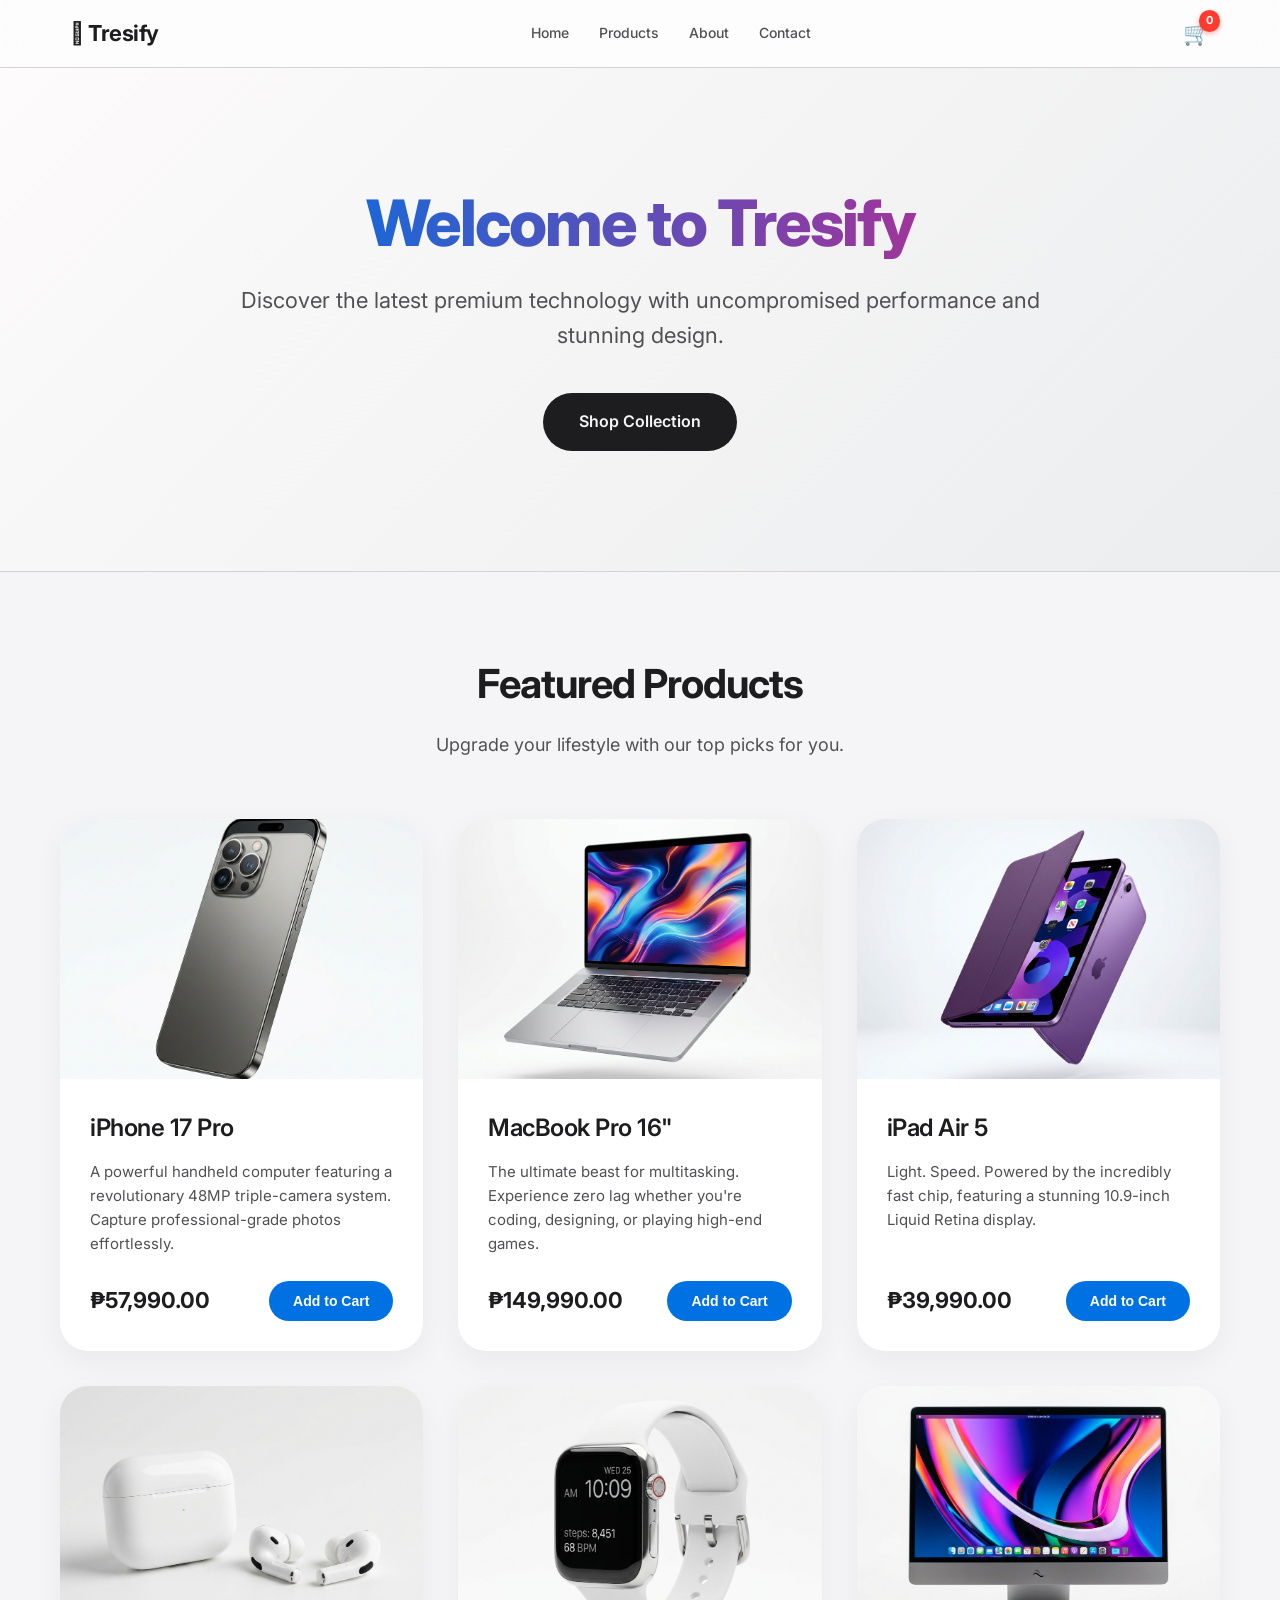
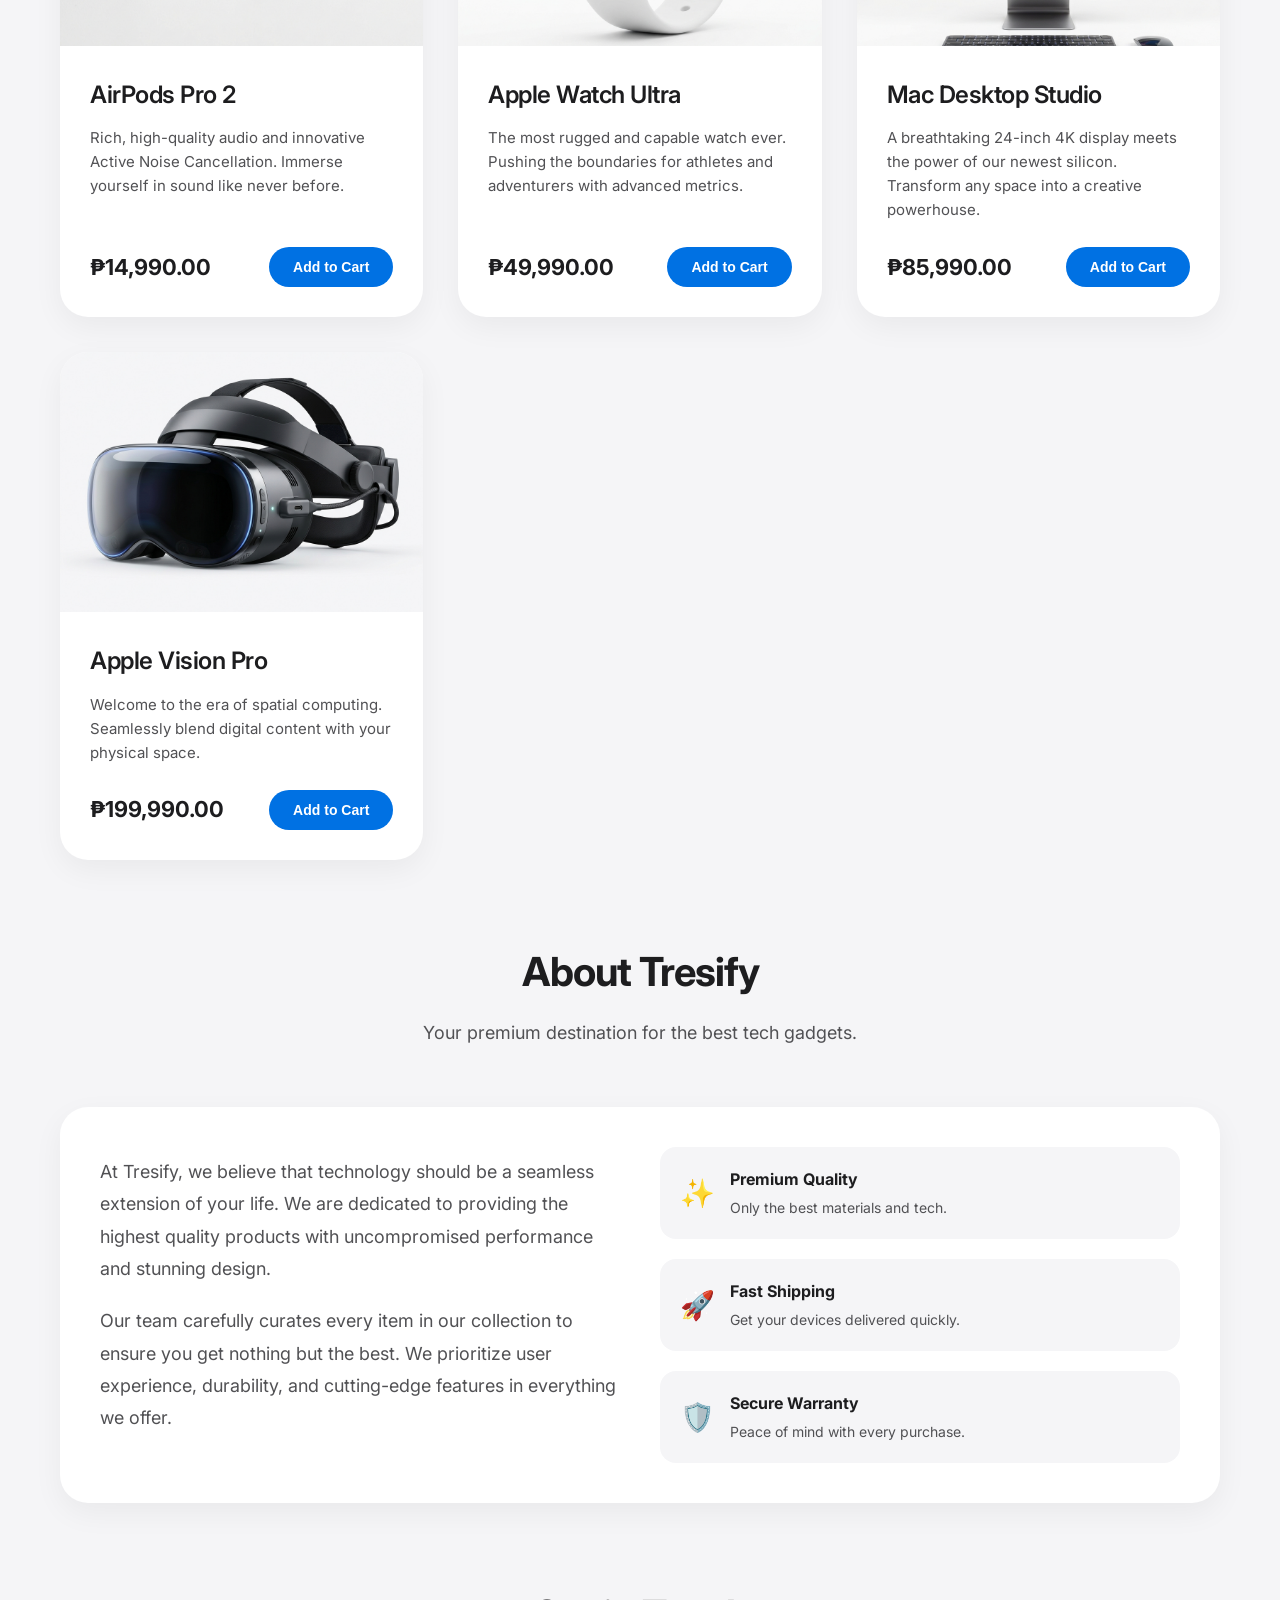
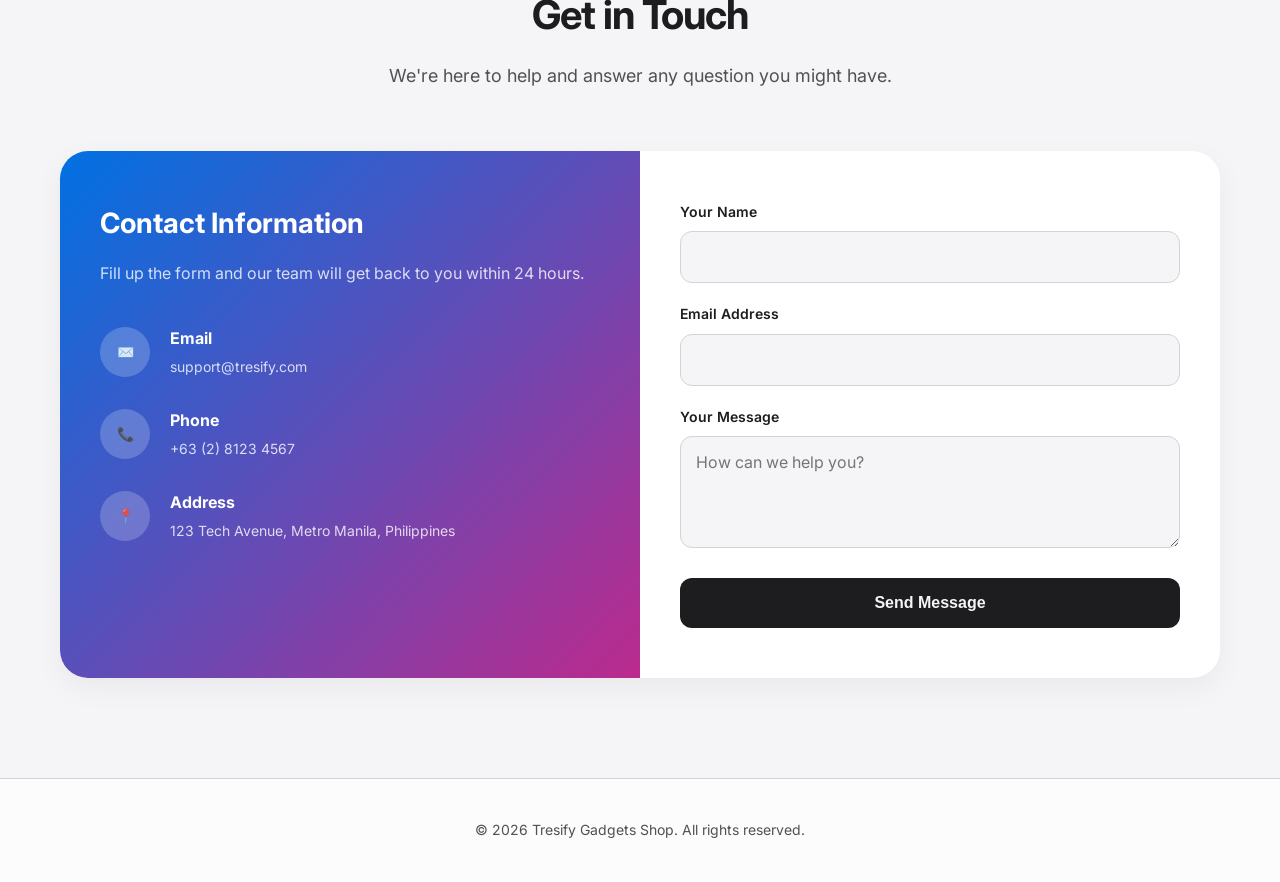
<file: index.html>
<!doctype html>
<html lang="en">

<head>
  <meta charset="UTF-8" />
  <meta name="viewport" content="width=device-width, initial-scale=1.0" />
  <title>Tresify Shop</title>

  <link rel="preconnect" href="https://fonts.googleapis.com">
  <link rel="preconnect" href="https://fonts.gstatic.com" crossorigin>
  <link href="https://fonts.googleapis.com/css2?family=Inter:wght@300;400;500;600;700;800&display=swap"
    rel="stylesheet">

  <link rel="stylesheet" href="style.css" />
</head>

<body>
  <nav class="navigation">
    <div class="nav-container">
      <a href="#" class="brand"> Tresify</a>
      <div class="nav-links">
        <a href="#home">Home</a>
        <a href="#products">Products</a>
        <a href="#about">About</a>
        <a href="#contact">Contact</a>
      </div>
      <div class="nav-actions">
        <div class="cart-icon" title="View Cart">
          🛒 <span id="cart-count" class="cart-badge">0</span>
        </div>
      </div>
    </div>
  </nav>

  <header class="hero" id="home">
    <div class="hero-content">
      <h1>Welcome to Tresify</h1>
      <p>Discover the latest premium technology with uncompromised performance and stunning design.</p>
      <a href="#products" class="cta-button">Shop Collection</a>
    </div>
  </header>

  <main class="container" id="products">
    <div class="section-header">
      <h2>Featured Products</h2>
      <p>Upgrade your lifestyle with our top picks for you.</p>
    </div>

    <div class="products-grid">
      <article class="product-card">
        <div class="image-wrapper">
          <img src="iphone.png" alt="iPhone 17 Pro" loading="lazy" />
        </div>
        <div class="product-info">
          <h3>iPhone 17 Pro</h3>
          <p>
            A powerful handheld computer featuring a revolutionary 48MP triple-camera system. Capture professional-grade
            photos effortlessly.
          </p>
          <div class="product-footer">
            <span class="price">₱57,990.00</span>
            <button class="add-to-cart-btn" onclick="addToCart()">Add to Cart</button>
          </div>
        </div>
      </article>

      <article class="product-card">
        <div class="image-wrapper">
          <img src="macbook.png" alt="MacBook Pro" loading="lazy" />
        </div>
        <div class="product-info">
          <h3>MacBook Pro 16"</h3>
          <p>
            The ultimate beast for multitasking. Experience zero lag whether you're coding, designing, or playing
            high-end games.
          </p>
          <div class="product-footer">
            <span class="price">₱149,990.00</span>
            <button class="add-to-cart-btn" onclick="addToCart()">Add to Cart</button>
          </div>
        </div>
      </article>

      <article class="product-card">
        <div class="image-wrapper">
          <img src="ipad.png" alt="iPad Air" loading="lazy" />
        </div>
        <div class="product-info">
          <h3>iPad Air 5</h3>
          <p>
            Light. Speed. Powered by the incredibly fast chip, featuring a stunning 10.9-inch Liquid Retina display.
          </p>
          <div class="product-footer">
            <span class="price">₱39,990.00</span>
            <button class="add-to-cart-btn" onclick="addToCart()">Add to Cart</button>
          </div>
        </div>
      </article>

      <article class="product-card">
        <div class="image-wrapper">
          <img src="airpods.png" alt="AirPods Pro" loading="lazy" />
        </div>
        <div class="product-info">
          <h3>AirPods Pro 2</h3>
          <p>
            Rich, high-quality audio and innovative Active Noise Cancellation. Immerse yourself in sound like never
            before.
          </p>
          <div class="product-footer">
            <span class="price">₱14,990.00</span>
            <button class="add-to-cart-btn" onclick="addToCart()">Add to Cart</button>
          </div>
        </div>
      </article>

      <article class="product-card">
        <div class="image-wrapper">
          <img src="smart_watch.png" alt="Apple Watch Ultra" loading="lazy" />
        </div>
        <div class="product-info">
          <h3>Apple Watch Ultra</h3>
          <p>
            The most rugged and capable watch ever. Pushing the boundaries for athletes and adventurers with advanced metrics.
          </p>
          <div class="product-footer">
            <span class="price">₱49,990.00</span>
            <button class="add-to-cart-btn" onclick="addToCart()">Add to Cart</button>
          </div>
        </div>
      </article>

      <article class="product-card">
        <div class="image-wrapper">
          <img src="desktop_mac.png" alt="Mac Desktop Studio" loading="lazy" />
        </div>
        <div class="product-info">
          <h3>Mac Desktop Studio</h3>
          <p>
            A breathtaking 24-inch 4K display meets the power of our newest silicon. Transform any space into a creative powerhouse.
          </p>
          <div class="product-footer">
            <span class="price">₱85,990.00</span>
            <button class="add-to-cart-btn" onclick="addToCart()">Add to Cart</button>
          </div>
        </div>
      </article>

      <article class="product-card">
        <div class="image-wrapper">
          <img src="vr_headset.png" alt="Apple Vision Pro" loading="lazy" />
        </div>
        <div class="product-info">
          <h3>Apple Vision Pro</h3>
          <p>
            Welcome to the era of spatial computing. Seamlessly blend digital content with your physical space.
          </p>
          <div class="product-footer">
            <span class="price">₱199,990.00</span>
            <button class="add-to-cart-btn" onclick="addToCart()">Add to Cart</button>
          </div>
        </div>
      </article>
    </div>
  </main>

  <section class="container" id="about">
    <div class="section-header">
      <h2>About Tresify</h2>
      <p>Your premium destination for the best tech gadgets.</p>
    </div>
    <div class="about-content">
      <div class="about-text">
        <p>At Tresify, we believe that technology should be a seamless extension of your life. We are dedicated to providing the highest quality products with uncompromised performance and stunning design.</p>
        <p>Our team carefully curates every item in our collection to ensure you get nothing but the best. We prioritize user experience, durability, and cutting-edge features in everything we offer.</p>
      </div>
      <div class="about-features">
        <div class="feature-item">
          <span class="feature-icon">✨</span>
          <div>
            <h4>Premium Quality</h4>
            <p>Only the best materials and tech.</p>
          </div>
        </div>
        <div class="feature-item">
          <span class="feature-icon">🚀</span>
          <div>
            <h4>Fast Shipping</h4>
            <p>Get your devices delivered quickly.</p>
          </div>
        </div>
        <div class="feature-item">
          <span class="feature-icon">🛡️</span>
          <div>
            <h4>Secure Warranty</h4>
            <p>Peace of mind with every purchase.</p>
          </div>
        </div>
      </div>
    </div>
  </section>

  <section class="container" id="contact">
    <div class="section-header">
      <h2>Get in Touch</h2>
      <p>We're here to help and answer any question you might have.</p>
    </div>
    <div class="contact-grid">
      <div class="contact-info">
        <h3>Contact Information</h3>
        <p>Fill up the form and our team will get back to you within 24 hours.</p>
        <div class="contact-methods">
          <a href="mailto:support@tresify.com" class="contact-method">
            <span class="method-icon">✉️</span>
            <div>
              <strong>Email</strong>
              <span>support@tresify.com</span>
            </div>
          </a>
          <a href="tel:+63281234567" class="contact-method">
            <span class="method-icon">📞</span>
            <div>
              <strong>Phone</strong>
              <span>+63 (2) 8123 4567</span>
            </div>
          </a>
          <div class="contact-method">
            <span class="method-icon">📍</span>
            <div>
              <strong>Address</strong>
              <span>123 Tech Avenue, Metro Manila, Philippines</span>
            </div>
          </div>
        </div>
      </div>
      
      <form class="contact-form" onsubmit="event.preventDefault(); alert('Thank you for your message! We will get back to you soon.');">
        <div class="form-group">
          <label for="name">Your Name</label>
          <input type="text" id="name" placeholder="" required>
        </div>
        <div class="form-group">
          <label for="email">Email Address</label>
          <input type="email" id="email" placeholder="" required>
        </div>
        <div class="form-group">
          <label for="message">Your Message</label>
          <textarea id="message" rows="4" placeholder="How can we help you?" required></textarea>
        </div>
        <button type="submit" class="submit-btn">Send Message</button>
      </form>
    </div>
  </section>

  <footer class="footer">
    <div class="footer-content">
      <p>&copy; 2026 Tresify Gadgets Shop. All rights reserved.</p>
    </div>
  </footer>

  <script src="script.js"></script>
</body>

</html>
</file>
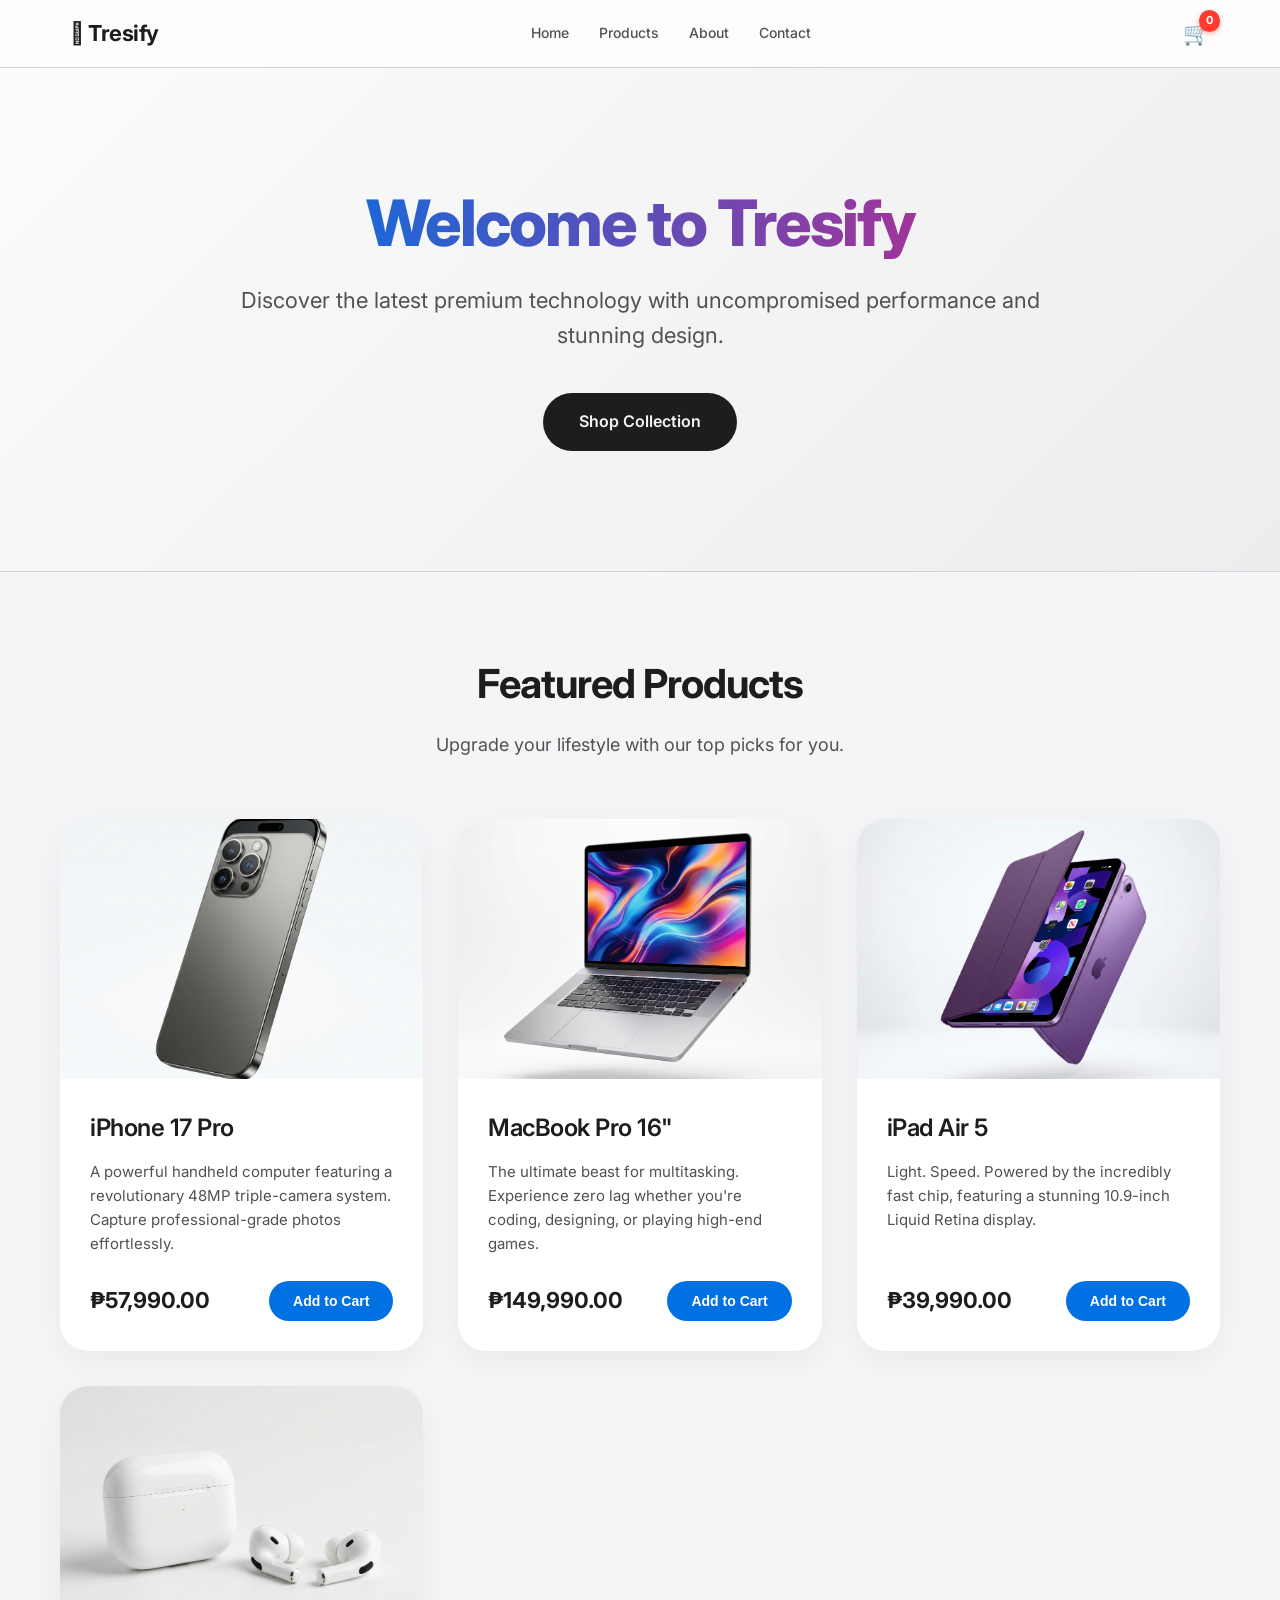
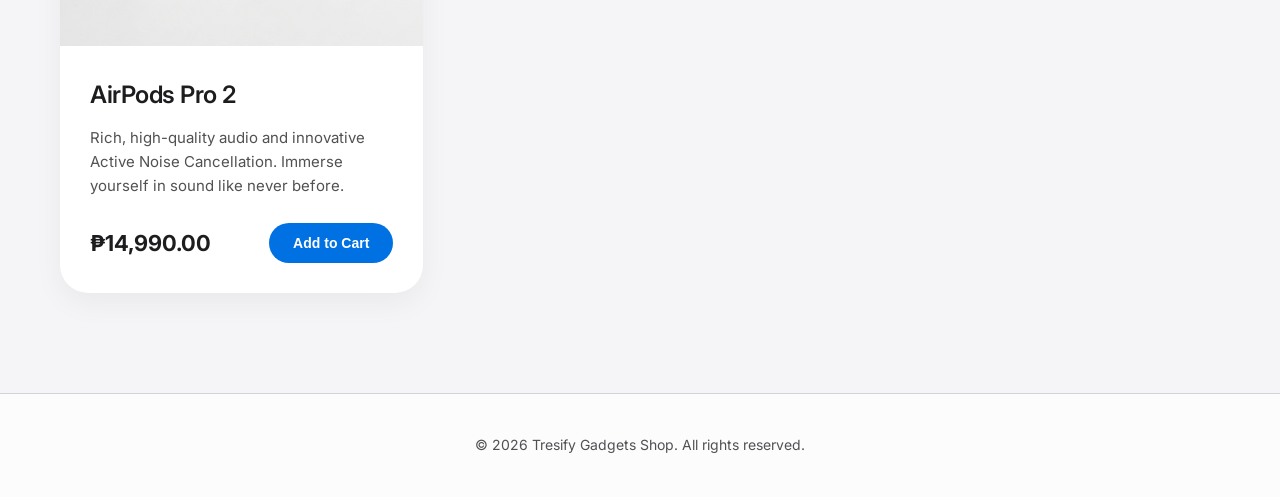
<file: tresifyshop.html>
<!doctype html>
<html lang="en">
<head>
  <meta charset="UTF-8" />
  <meta name="viewport" content="width=device-width, initial-scale=1.0" />
  <title>Tresify Shop</title>
  
  <link rel="preconnect" href="https://fonts.googleapis.com">
  <link rel="preconnect" href="https://fonts.gstatic.com" crossorigin>
  <link href="https://fonts.googleapis.com/css2?family=Inter:wght@300;400;500;600;700;800&display=swap" rel="stylesheet">
  
  <link rel="stylesheet" href="style.css" />
</head>
<body>
  <nav class="navigation">
    <div class="nav-container">
      <a href="#" class="brand"> Tresify</a>
      <div class="nav-links">
        <a href="#home">Home</a>
        <a href="#products">Products</a>
        <a href="#about">About</a>
        <a href="#contact">Contact</a>
      </div>
      <div class="nav-actions">
        <div class="cart-icon" title="View Cart">
          🛒 <span id="cart-count" class="cart-badge">0</span>
        </div>
      </div>
    </div>
  </nav>

  <header class="hero" id="home">
    <div class="hero-content">
      <h1>Welcome to Tresify</h1>
      <p>Discover the latest premium technology with uncompromised performance and stunning design.</p>
      <a href="#products" class="cta-button">Shop Collection</a>
    </div>
  </header>

  <main class="container" id="products">
    <div class="section-header">
      <h2>Featured Products</h2>
      <p>Upgrade your lifestyle with our top picks for you.</p>
    </div>

    <div class="products-grid">
      <article class="product-card">
        <div class="image-wrapper">
          <img src="iphone.png" alt="iPhone 17 Pro" loading="lazy" />
        </div>
        <div class="product-info">
          <h3>iPhone 17 Pro</h3>
          <p>
            A powerful handheld computer featuring a revolutionary 48MP triple-camera system. Capture professional-grade photos effortlessly.
          </p>
          <div class="product-footer">
            <span class="price">₱57,990.00</span>
            <button class="add-to-cart-btn" onclick="addToCart()">Add to Cart</button>
          </div>
        </div>
      </article>

      <article class="product-card">
        <div class="image-wrapper">
          <img src="macbook.png" alt="MacBook Pro" loading="lazy" />
        </div>
        <div class="product-info">
          <h3>MacBook Pro 16"</h3>
          <p>
            The ultimate beast for multitasking. Experience zero lag whether you're coding, designing, or playing high-end games.
          </p>
          <div class="product-footer">
            <span class="price">₱149,990.00</span>
            <button class="add-to-cart-btn" onclick="addToCart()">Add to Cart</button>
          </div>
        </div>
      </article>

      <article class="product-card">
        <div class="image-wrapper">
          <img src="ipad.png" alt="iPad Air" loading="lazy" />
        </div>
        <div class="product-info">
          <h3>iPad Air 5</h3>
          <p>
            Light. Speed. Powered by the incredibly fast chip, featuring a stunning 10.9-inch Liquid Retina display.
          </p>
          <div class="product-footer">
            <span class="price">₱39,990.00</span>
            <button class="add-to-cart-btn" onclick="addToCart()">Add to Cart</button>
          </div>
        </div>
      </article>

      <article class="product-card">
        <div class="image-wrapper">
          <img src="airpods.png" alt="AirPods Pro" loading="lazy" />
        </div>
        <div class="product-info">
          <h3>AirPods Pro 2</h3>
          <p>
            Rich, high-quality audio and innovative Active Noise Cancellation. Immerse yourself in sound like never before.
          </p>
          <div class="product-footer">
            <span class="price">₱14,990.00</span>
            <button class="add-to-cart-btn" onclick="addToCart()">Add to Cart</button>
          </div>
        </div>
      </article>
    </div>
  </main>

  <footer class="footer">
    <div class="footer-content">
      <p>&copy; 2026 Tresify Gadgets Shop. All rights reserved.</p>
    </div>
  </footer>

  <script src="script.js"></script>
</body>
</html>
</file>
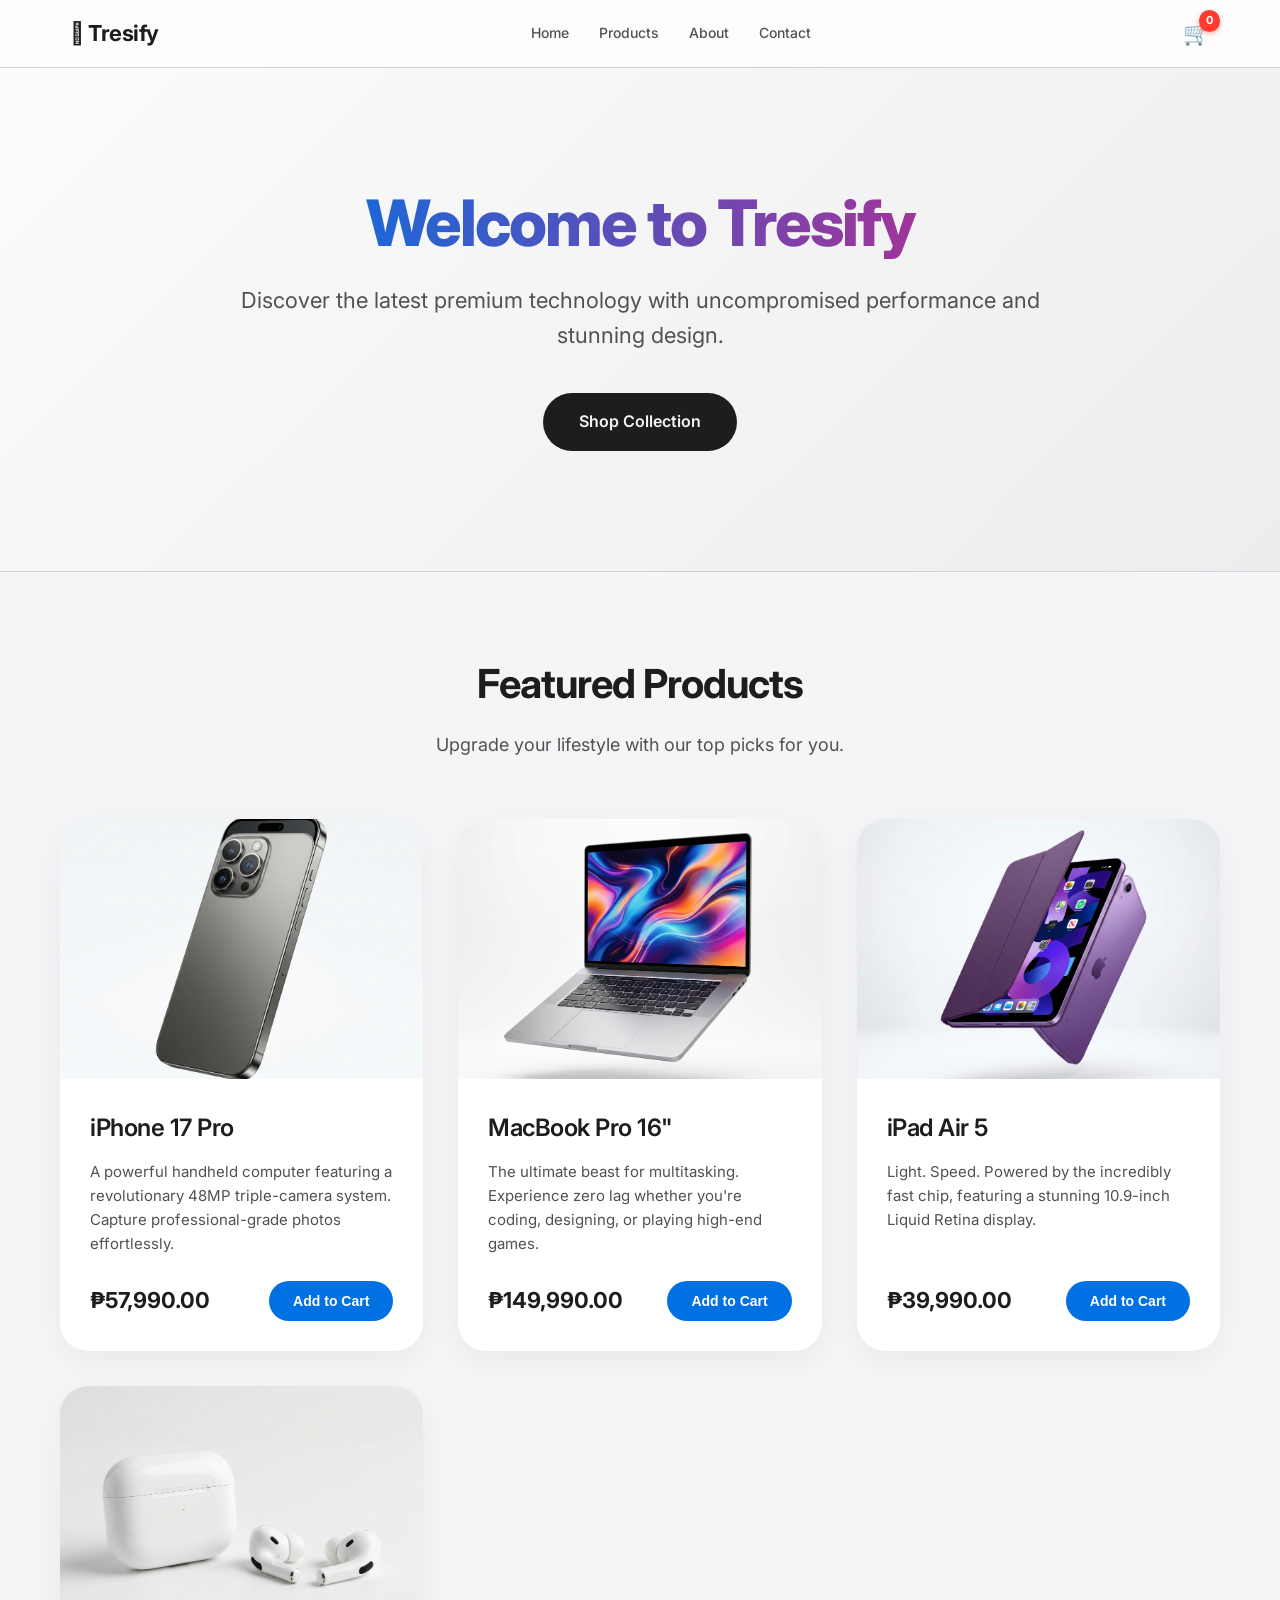
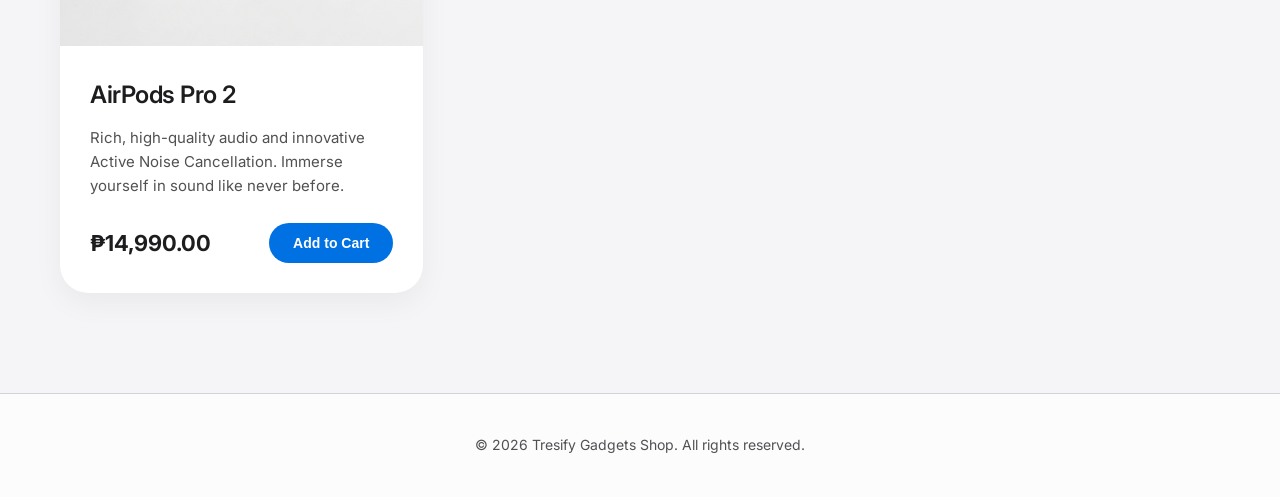
<file: TresifyShop/jaranilla_bt602e.html>
<!doctype html>
<html lang="en">
<head>
  <meta charset="UTF-8" />
  <meta name="viewport" content="width=device-width, initial-scale=1.0" />
  <title>Tresify Shop</title>
  
  <link rel="preconnect" href="https://fonts.googleapis.com">
  <link rel="preconnect" href="https://fonts.gstatic.com" crossorigin>
  <link href="https://fonts.googleapis.com/css2?family=Inter:wght@300;400;500;600;700;800&display=swap" rel="stylesheet">
  
  <link rel="stylesheet" href="jaranilla_bt602e.css" />
</head>
<body>
  <nav class="navigation">
    <div class="nav-container">
      <a href="#" class="brand"> Tresify</a>
      <div class="nav-links">
        <a href="#home">Home</a>
        <a href="#products">Products</a>
        <a href="#about">About</a>
        <a href="#contact">Contact</a>
      </div>
      <div class="nav-actions">
        <div class="cart-icon" title="View Cart">
          🛒 <span id="cart-count" class="cart-badge">0</span>
        </div>
      </div>
    </div>
  </nav>

  <header class="hero" id="home">
    <div class="hero-content">
      <h1>Welcome to Tresify</h1>
      <p>Discover the latest premium technology with uncompromised performance and stunning design.</p>
      <a href="#products" class="cta-button">Shop Collection</a>
    </div>
  </header>

  <main class="container" id="products">
    <div class="section-header">
      <h2>Featured Products</h2>
      <p>Upgrade your lifestyle with our top picks for you.</p>
    </div>

    <div class="products-grid">
      <article class="product-card">
        <div class="image-wrapper">
          <img src="iphone.png" alt="iPhone 17 Pro" loading="lazy" />
        </div>
        <div class="product-info">
          <h3>iPhone 17 Pro</h3>
          <p>
            A powerful handheld computer featuring a revolutionary 48MP triple-camera system. Capture professional-grade photos effortlessly.
          </p>
          <div class="product-footer">
            <span class="price">₱57,990.00</span>
            <button class="add-to-cart-btn" onclick="addToCart()">Add to Cart</button>
          </div>
        </div>
      </article>

      <article class="product-card">
        <div class="image-wrapper">
          <img src="macbook.png" alt="MacBook Pro" loading="lazy" />
        </div>
        <div class="product-info">
          <h3>MacBook Pro 16"</h3>
          <p>
            The ultimate beast for multitasking. Experience zero lag whether you're coding, designing, or playing high-end games.
          </p>
          <div class="product-footer">
            <span class="price">₱149,990.00</span>
            <button class="add-to-cart-btn" onclick="addToCart()">Add to Cart</button>
          </div>
        </div>
      </article>

      <article class="product-card">
        <div class="image-wrapper">
          <img src="ipad.png" alt="iPad Air" loading="lazy" />
        </div>
        <div class="product-info">
          <h3>iPad Air 5</h3>
          <p>
            Light. Speed. Powered by the incredibly fast chip, featuring a stunning 10.9-inch Liquid Retina display.
          </p>
          <div class="product-footer">
            <span class="price">₱39,990.00</span>
            <button class="add-to-cart-btn" onclick="addToCart()">Add to Cart</button>
          </div>
        </div>
      </article>

      <article class="product-card">
        <div class="image-wrapper">
          <img src="airpods.png" alt="AirPods Pro" loading="lazy" />
        </div>
        <div class="product-info">
          <h3>AirPods Pro 2</h3>
          <p>
            Rich, high-quality audio and innovative Active Noise Cancellation. Immerse yourself in sound like never before.
          </p>
          <div class="product-footer">
            <span class="price">₱14,990.00</span>
            <button class="add-to-cart-btn" onclick="addToCart()">Add to Cart</button>
          </div>
        </div>
      </article>
    </div>
  </main>

  <footer class="footer">
    <div class="footer-content">
      <p>&copy; 2026 Tresify Gadgets Shop. All rights reserved.</p>
    </div>
  </footer>

  <script src="jaranilla_bt602e.js"></script>
</body>
</html>
</file>
<file: style.css>
:root {
  --bg-color: #f5f5f7;
  --text-primary: #1d1d1f;
  --text-secondary: #515154;
  --nav-bg: rgba(255, 255, 255, 0.75);
  --card-bg: #ffffff;
  --accent-color: #0071e3;
  --accent-hover: #0077ed;
  --border-color: #d2d2d7;
  --shadow: 0 10px 30px rgba(0, 0, 0, 0.05);
  --shadow-hover: 0 20px 40px rgba(0, 0, 0, 0.12);
  --hero-bg: linear-gradient(135deg, #fdfbfb 0%, #ebedee 100%);
}

* {
  box-sizing: border-box;
  margin: 0;
  padding: 0;
}

body {
  background-color: var(--bg-color);
  font-family: 'Inter', -apple-system, BlinkMacSystemFont, "Segoe UI", Roboto, sans-serif;
  color: var(--text-primary);
  line-height: 1.6;
  transition: background-color 0.4s ease, color 0.4s ease;
  overflow-x: hidden;
}

.navigation {
  background-color: var(--nav-bg);
  backdrop-filter: blur(16px);
  -webkit-backdrop-filter: blur(16px);
  position: sticky;
  top: 0;
  z-index: 1000;
  border-bottom: 1px solid var(--border-color);
  transition: background-color 0.4s ease, border-color 0.4s ease;
}

.nav-container {
  max-width: 1200px;
  margin: 0 auto;
  display: flex;
  justify-content: space-between;
  align-items: center;
  padding: 16px 30px;
}

.brand {
  font-size: 22px;
  font-weight: 700;
  color: var(--text-primary);
  text-decoration: none;
  letter-spacing: -0.5px;
}

.nav-links {
  display: flex;
  gap: 30px;
}

.nav-links a {
  color: var(--text-secondary);
  text-decoration: none;
  font-size: 14px;
  font-weight: 500;
  transition: color 0.2s ease;
}

.nav-links a:hover {
  color: var(--text-primary);
}

.nav-actions {
  display: flex;
  align-items: center;
  gap: 25px;
}

.cart-icon {
  position: relative;
  font-size: 22px;
  cursor: pointer;
  transition: transform 0.2s;
}

.cart-icon:hover {
  transform: scale(1.05);
}

.cart-badge {
  position: absolute;
  top: -6px;
  right: -10px;
  background-color: #ff3b30;
  color: white;
  font-size: 11px;
  font-weight: bold;
  padding: 2px 7px;
  border-radius: 12px;
  box-shadow: 0 2px 5px rgba(255, 59, 48, 0.4);
}

.cart-badge.pop {
  animation: badgePop 0.4s cubic-bezier(0.175, 0.885, 0.32, 1.275);
}

@keyframes badgePop {
  0% { transform: scale(1); }
  50% { transform: scale(1.5); }
  100% { transform: scale(1); }
}

.hero {
  background: var(--hero-bg);
  padding: 120px 20px;
  text-align: center;
  border-bottom: 1px solid var(--border-color);
  transition: background 0.4s ease, border-color 0.4s ease;
}

.hero-content {
  max-width: 800px;
  margin: 0 auto;
}

.hero h1 {
  font-size: 64px;
  font-weight: 800;
  letter-spacing: -2px;
  margin-bottom: 24px;
  background: linear-gradient(90deg, var(--accent-color), #bc2a8d);
  -webkit-background-clip: text;
  -webkit-text-fill-color: transparent;
  line-height: 1.1;
}

.hero p {
  font-size: 22px;
  color: var(--text-secondary);
  margin-bottom: 40px;
  font-weight: 400;
}

.cta-button {
  display: inline-block;
  background-color: var(--text-primary);
  color: var(--bg-color);
  padding: 16px 36px;
  border-radius: 30px;
  text-decoration: none;
  font-weight: 600;
  font-size: 16px;
  transition: transform 0.3s ease, box-shadow 0.3s ease;
}

.cta-button:hover {
  transform: translateY(-3px);
  box-shadow: 0 15px 25px rgba(0,0,0,0.15);
}

.container {
  max-width: 1200px;
  margin: 80px auto;
  padding: 0 20px;
}

.section-header {
  text-align: center;
  margin-bottom: 60px;
}

.section-header h2 {
  font-size: 40px;
  font-weight: 700;
  letter-spacing: -1px;
  margin-bottom: 15px;
}

.section-header p {
  font-size: 18px;
  color: var(--text-secondary);
}

.products-grid {
  display: grid;
  grid-template-columns: repeat(auto-fill, minmax(280px, 1fr));
  gap: 35px;
}

.product-card {
  background: var(--card-bg);
  border-radius: 28px;
  overflow: hidden;
  box-shadow: var(--shadow);
  transition: transform 0.4s ease, box-shadow 0.4s ease, background-color 0.4s ease;
  display: flex;
  flex-direction: column;
}

.product-card:hover {
  transform: translateY(-12px);
  box-shadow: var(--shadow-hover);
}

.image-wrapper {
  width: 100%;
  height: 260px;
  overflow: hidden;
}

.product-card img {
  width: 100%;
  height: 100%;
  object-fit: cover;
  transition: transform 0.6s cubic-bezier(0.165, 0.84, 0.44, 1);
}

.product-card:hover img {
  transform: scale(1.08);
}

.product-info {
  padding: 30px;
  display: flex;
  flex-direction: column;
  flex-grow: 1;
}

.product-info h3 {
  font-size: 24px;
  font-weight: 600;
  margin-bottom: 12px;
  letter-spacing: -0.5px;
}

.product-info p {
  font-size: 15px;
  color: var(--text-secondary);
  margin-bottom: 25px;
  flex-grow: 1;
}

.product-footer {
  display: flex;
  justify-content: space-between;
  align-items: center;
  margin-top: auto;
}

.price {
  font-size: 22px;
  font-weight: 700;
  color: var(--text-primary);
}

.add-to-cart-btn {
  background-color: var(--accent-color);
  color: white;
  border: none;
  padding: 12px 24px;
  font-size: 14px;
  font-weight: 600;
  border-radius: 24px;
  cursor: pointer;
  transition: background-color 0.2s, transform 0.1s;
}

.add-to-cart-btn:hover {
  background-color: var(--accent-hover);
}

.add-to-cart-btn:active {
  transform: scale(0.95);
}

.footer {
  background: var(--nav-bg);
  color: var(--text-secondary);
  padding: 40px 20px;
  text-align: center;
  font-size: 14px;
  border-top: 1px solid var(--border-color);
  margin-top: 100px;
  transition: background 0.4s ease, border-color 0.4s ease, color 0.4s ease;
}

/* About Section */
.about-content {
  display: flex;
  gap: 40px;
  align-items: center;
  background: var(--card-bg);
  padding: 40px;
  border-radius: 28px;
  box-shadow: var(--shadow);
}

.about-text {
  flex: 1;
  font-size: 18px;
  color: var(--text-secondary);
  line-height: 1.8;
}

.about-text p {
  margin-bottom: 20px;
}

.about-features {
  flex: 1;
  display: flex;
  flex-direction: column;
  gap: 20px;
}

.feature-item {
  display: flex;
  align-items: center;
  gap: 15px;
  background: var(--bg-color);
  padding: 20px;
  border-radius: 16px;
  transition: transform 0.3s ease;
}

.feature-item:hover {
  transform: translateX(10px);
}

.feature-icon {
  font-size: 28px;
}

.feature-item h4 {
  font-size: 16px;
  color: var(--text-primary);
  margin-bottom: 4px;
}

.feature-item p {
  font-size: 14px;
  color: var(--text-secondary);
}

/* Contact Section */
.contact-grid {
  display: grid;
  grid-template-columns: 1fr 1fr;
  gap: 0;
  background: var(--card-bg);
  border-radius: 28px;
  box-shadow: var(--shadow);
  overflow: hidden;
}

.contact-info {
  background: linear-gradient(135deg, var(--accent-color), #bc2a8d);
  color: white;
  padding: 50px 40px;
  display: flex;
  flex-direction: column;
}

.contact-info h3 {
  font-size: 28px;
  margin-bottom: 15px;
}

.contact-info > p {
  color: rgba(255, 255, 255, 0.8);
  margin-bottom: 40px;
  font-size: 16px;
}

.contact-methods {
  display: flex;
  flex-direction: column;
  gap: 30px;
}

.contact-method {
  display: flex;
  align-items: center;
  gap: 20px;
  text-decoration: none;
  color: white;
  transition: transform 0.2s ease;
}

a.contact-method:hover {
  transform: translateX(10px);
}

.method-icon {
  font-size: 24px;
  background: rgba(255, 255, 255, 0.2);
  width: 50px;
  height: 50px;
  display: flex;
  align-items: center;
  justify-content: center;
  border-radius: 50%;
}

.contact-method div {
  display: flex;
  flex-direction: column;
}

.contact-method strong {
  font-size: 16px;
  margin-bottom: 4px;
}

.contact-method span {
  font-size: 14px;
  color: rgba(255, 255, 255, 0.8);
}

.contact-form {
  padding: 50px 40px;
  display: flex;
  flex-direction: column;
  gap: 20px;
}

.form-group {
  display: flex;
  flex-direction: column;
  gap: 8px;
}

.form-group label {
  font-size: 14px;
  font-weight: 600;
  color: var(--text-primary);
}

.form-group input,
.form-group textarea {
  padding: 15px;
  border: 1px solid var(--border-color);
  border-radius: 12px;
  font-family: inherit;
  font-size: 16px;
  background: var(--bg-color);
  transition: border-color 0.3s ease, box-shadow 0.3s ease;
}

.form-group input:focus,
.form-group textarea:focus {
  outline: none;
  border-color: var(--accent-color);
  box-shadow: 0 0 0 4px rgba(0, 113, 227, 0.1);
}

.submit-btn {
  background-color: var(--text-primary);
  color: var(--bg-color);
  border: none;
  padding: 16px;
  font-size: 16px;
  font-weight: 600;
  border-radius: 12px;
  cursor: pointer;
  margin-top: 10px;
  transition: transform 0.3s ease, box-shadow 0.3s ease;
}

.submit-btn:hover {
  transform: translateY(-2px);
  box-shadow: 0 10px 20px rgba(0,0,0,0.1);
}

@media (max-width: 768px) {
  .nav-container {
    flex-direction: column;
    gap: 15px;
    padding: 15px 20px;
  }
  
  .nav-links {
    flex-wrap: wrap;
    justify-content: center;
    gap: 15px;
  }

  .hero h1 {
    font-size: 42px;
    letter-spacing: -1px;
  }
  
  .hero p {
    font-size: 18px;
  }
  
  .hero {
    padding: 80px 20px;
  }
  
  .about-content {
    flex-direction: column;
    padding: 25px;
  }
  
  .contact-grid {
    grid-template-columns: 1fr;
  }
  
  .contact-info,
  .contact-form {
    padding: 40px 25px;
  }
}
</file>
<file: TresifyShop/jaranilla_bt602e.css>
:root {
  --bg-color: #f5f5f7;
  --text-primary: #1d1d1f;
  --text-secondary: #515154;
  --nav-bg: rgba(255, 255, 255, 0.75);
  --card-bg: #ffffff;
  --accent-color: #0071e3;
  --accent-hover: #0077ed;
  --border-color: #d2d2d7;
  --shadow: 0 10px 30px rgba(0, 0, 0, 0.05);
  --shadow-hover: 0 20px 40px rgba(0, 0, 0, 0.12);
  --hero-bg: linear-gradient(135deg, #fdfbfb 0%, #ebedee 100%);
}

* {
  box-sizing: border-box;
  margin: 0;
  padding: 0;
}

body {
  background-color: var(--bg-color);
  font-family: 'Inter', -apple-system, BlinkMacSystemFont, "Segoe UI", Roboto, sans-serif;
  color: var(--text-primary);
  line-height: 1.6;
  transition: background-color 0.4s ease, color 0.4s ease;
  overflow-x: hidden;
}

.navigation {
  background-color: var(--nav-bg);
  backdrop-filter: blur(16px);
  -webkit-backdrop-filter: blur(16px);
  position: sticky;
  top: 0;
  z-index: 1000;
  border-bottom: 1px solid var(--border-color);
  transition: background-color 0.4s ease, border-color 0.4s ease;
}

.nav-container {
  max-width: 1200px;
  margin: 0 auto;
  display: flex;
  justify-content: space-between;
  align-items: center;
  padding: 16px 30px;
}

.brand {
  font-size: 22px;
  font-weight: 700;
  color: var(--text-primary);
  text-decoration: none;
  letter-spacing: -0.5px;
}

.nav-links {
  display: flex;
  gap: 30px;
}

.nav-links a {
  color: var(--text-secondary);
  text-decoration: none;
  font-size: 14px;
  font-weight: 500;
  transition: color 0.2s ease;
}

.nav-links a:hover {
  color: var(--text-primary);
}

.nav-actions {
  display: flex;
  align-items: center;
  gap: 25px;
}

.cart-icon {
  position: relative;
  font-size: 22px;
  cursor: pointer;
  transition: transform 0.2s;
}

.cart-icon:hover {
  transform: scale(1.05);
}

.cart-badge {
  position: absolute;
  top: -6px;
  right: -10px;
  background-color: #ff3b30;
  color: white;
  font-size: 11px;
  font-weight: bold;
  padding: 2px 7px;
  border-radius: 12px;
  box-shadow: 0 2px 5px rgba(255, 59, 48, 0.4);
}

.cart-badge.pop {
  animation: badgePop 0.4s cubic-bezier(0.175, 0.885, 0.32, 1.275);
}

@keyframes badgePop {
  0% { transform: scale(1); }
  50% { transform: scale(1.5); }
  100% { transform: scale(1); }
}

.hero {
  background: var(--hero-bg);
  padding: 120px 20px;
  text-align: center;
  border-bottom: 1px solid var(--border-color);
  transition: background 0.4s ease, border-color 0.4s ease;
}

.hero-content {
  max-width: 800px;
  margin: 0 auto;
}

.hero h1 {
  font-size: 64px;
  font-weight: 800;
  letter-spacing: -2px;
  margin-bottom: 24px;
  background: linear-gradient(90deg, var(--accent-color), #bc2a8d);
  -webkit-background-clip: text;
  -webkit-text-fill-color: transparent;
  line-height: 1.1;
}

.hero p {
  font-size: 22px;
  color: var(--text-secondary);
  margin-bottom: 40px;
  font-weight: 400;
}

.cta-button {
  display: inline-block;
  background-color: var(--text-primary);
  color: var(--bg-color);
  padding: 16px 36px;
  border-radius: 30px;
  text-decoration: none;
  font-weight: 600;
  font-size: 16px;
  transition: transform 0.3s ease, box-shadow 0.3s ease;
}

.cta-button:hover {
  transform: translateY(-3px);
  box-shadow: 0 15px 25px rgba(0,0,0,0.15);
}

.container {
  max-width: 1200px;
  margin: 80px auto;
  padding: 0 20px;
}

.section-header {
  text-align: center;
  margin-bottom: 60px;
}

.section-header h2 {
  font-size: 40px;
  font-weight: 700;
  letter-spacing: -1px;
  margin-bottom: 15px;
}

.section-header p {
  font-size: 18px;
  color: var(--text-secondary);
}

.products-grid {
  display: grid;
  grid-template-columns: repeat(auto-fill, minmax(280px, 1fr));
  gap: 35px;
}

.product-card {
  background: var(--card-bg);
  border-radius: 28px;
  overflow: hidden;
  box-shadow: var(--shadow);
  transition: transform 0.4s ease, box-shadow 0.4s ease, background-color 0.4s ease;
  display: flex;
  flex-direction: column;
}

.product-card:hover {
  transform: translateY(-12px);
  box-shadow: var(--shadow-hover);
}

.image-wrapper {
  width: 100%;
  height: 260px;
  overflow: hidden;
}

.product-card img {
  width: 100%;
  height: 100%;
  object-fit: cover;
  transition: transform 0.6s cubic-bezier(0.165, 0.84, 0.44, 1);
}

.product-card:hover img {
  transform: scale(1.08);
}

.product-info {
  padding: 30px;
  display: flex;
  flex-direction: column;
  flex-grow: 1;
}

.product-info h3 {
  font-size: 24px;
  font-weight: 600;
  margin-bottom: 12px;
  letter-spacing: -0.5px;
}

.product-info p {
  font-size: 15px;
  color: var(--text-secondary);
  margin-bottom: 25px;
  flex-grow: 1;
}

.product-footer {
  display: flex;
  justify-content: space-between;
  align-items: center;
  margin-top: auto;
}

.price {
  font-size: 22px;
  font-weight: 700;
  color: var(--text-primary);
}

.add-to-cart-btn {
  background-color: var(--accent-color);
  color: white;
  border: none;
  padding: 12px 24px;
  font-size: 14px;
  font-weight: 600;
  border-radius: 24px;
  cursor: pointer;
  transition: background-color 0.2s, transform 0.1s;
}

.add-to-cart-btn:hover {
  background-color: var(--accent-hover);
}

.add-to-cart-btn:active {
  transform: scale(0.95);
}

.footer {
  background: var(--nav-bg);
  color: var(--text-secondary);
  padding: 40px 20px;
  text-align: center;
  font-size: 14px;
  border-top: 1px solid var(--border-color);
  margin-top: 100px;
  transition: background 0.4s ease, border-color 0.4s ease, color 0.4s ease;
}

@media (max-width: 768px) {
  .nav-container {
    flex-direction: column;
    gap: 15px;
    padding: 15px 20px;
  }
  
  .nav-links {
    flex-wrap: wrap;
    justify-content: center;
    gap: 15px;
  }

  .hero h1 {
    font-size: 42px;
    letter-spacing: -1px;
  }
  
  .hero p {
    font-size: 18px;
  }
  
  .hero {
    padding: 80px 20px;
  }
}
</file>
